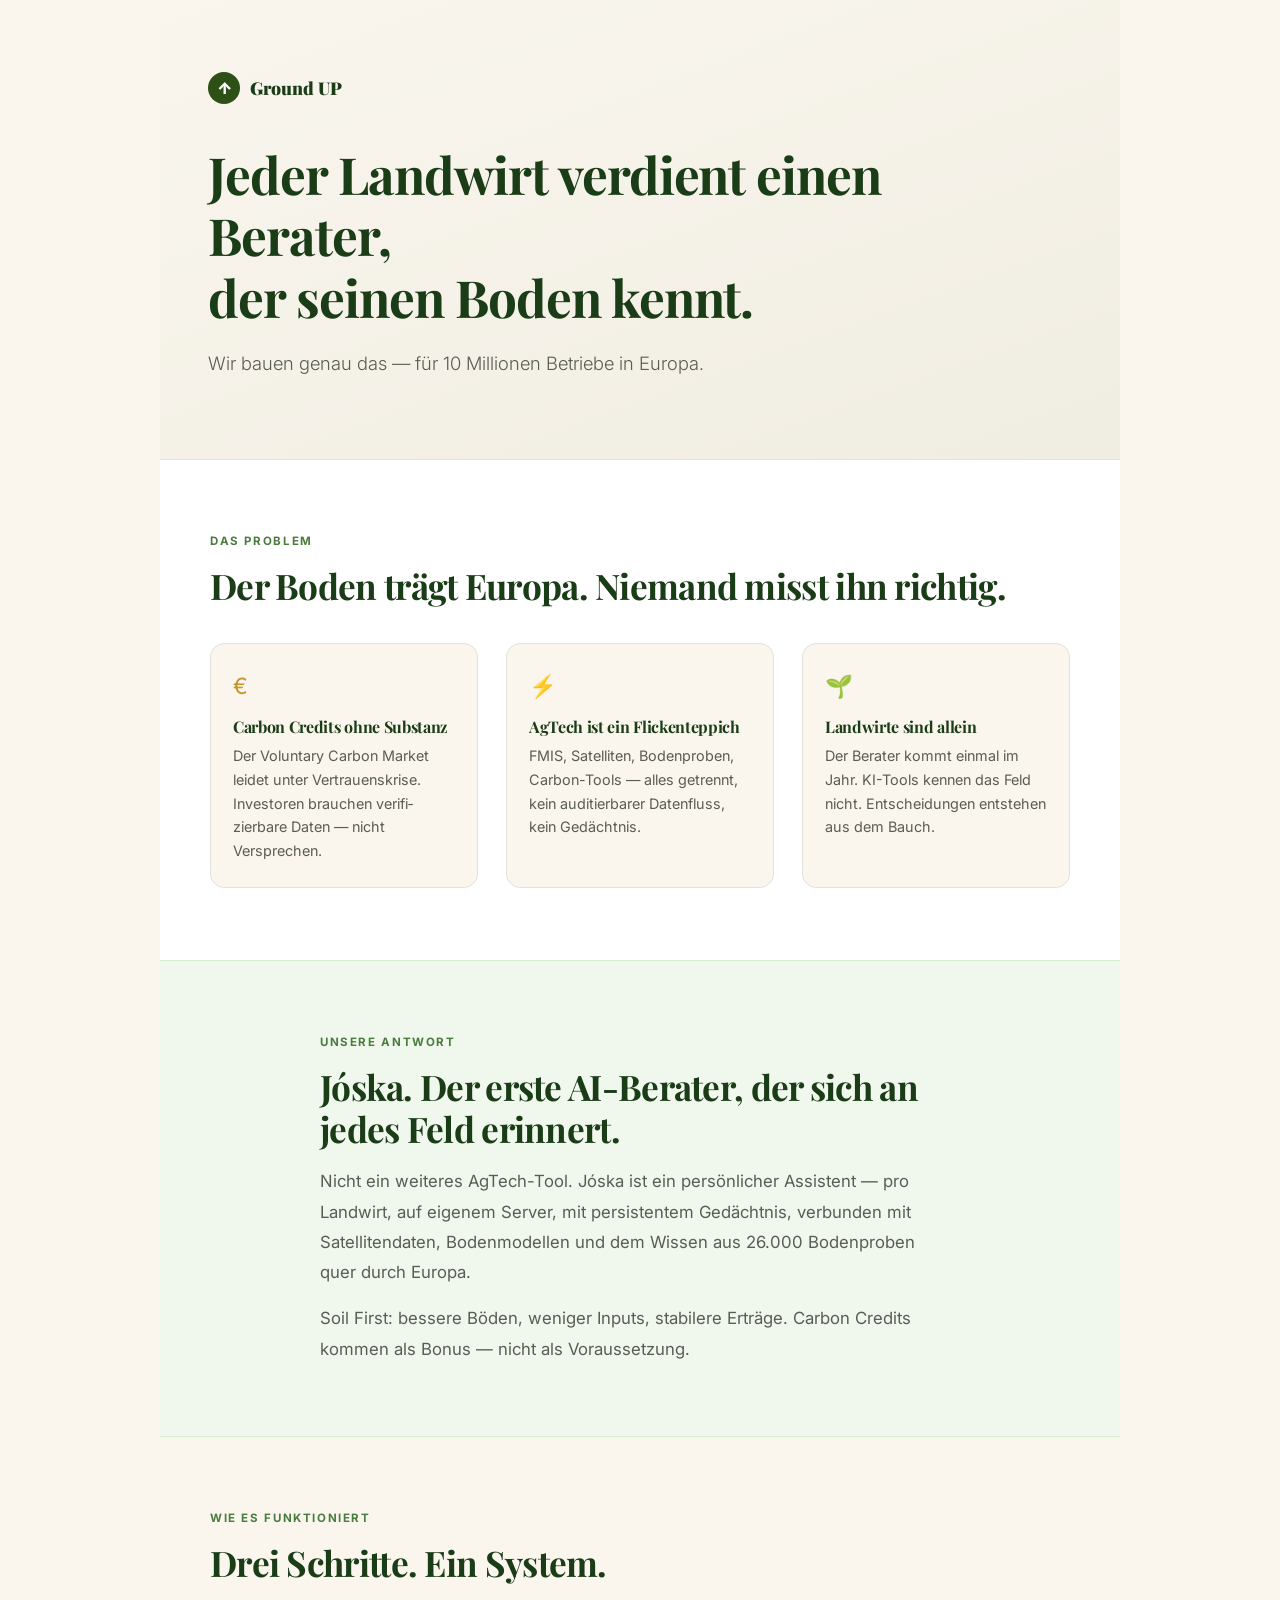
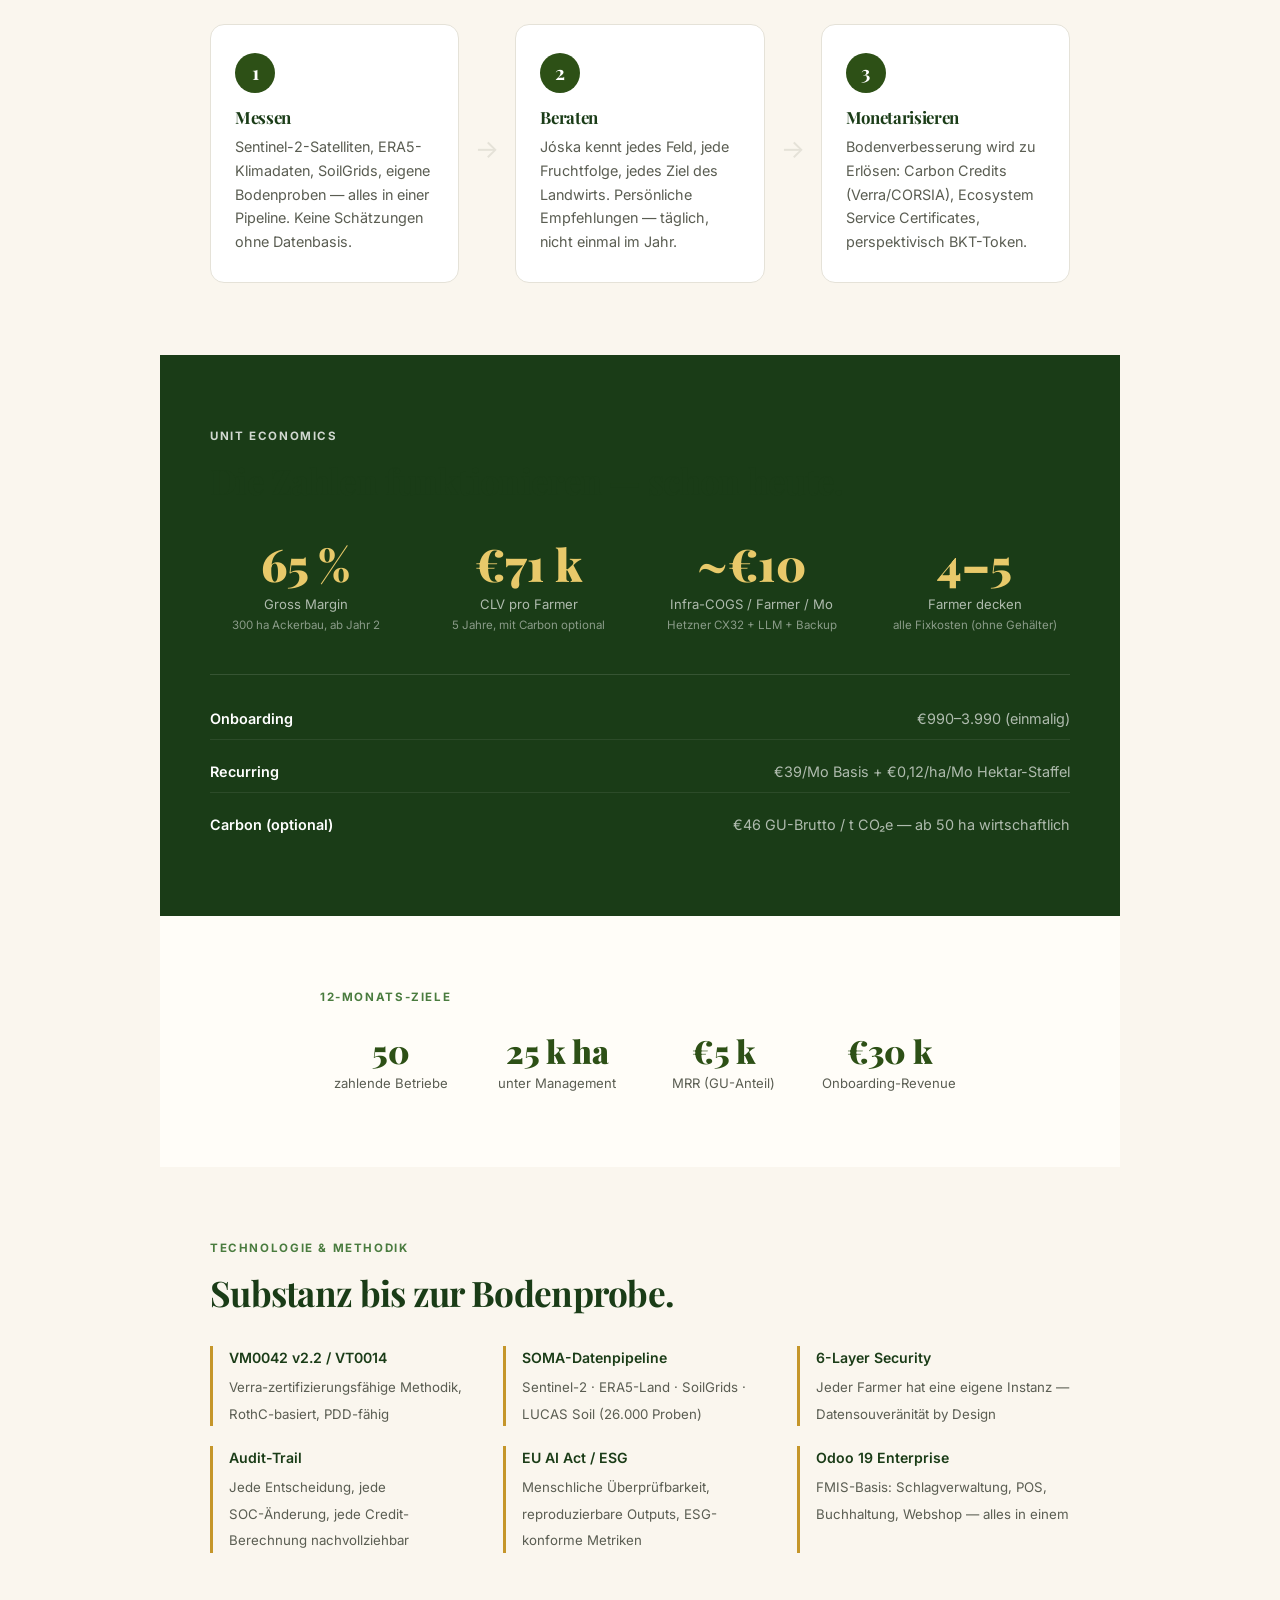
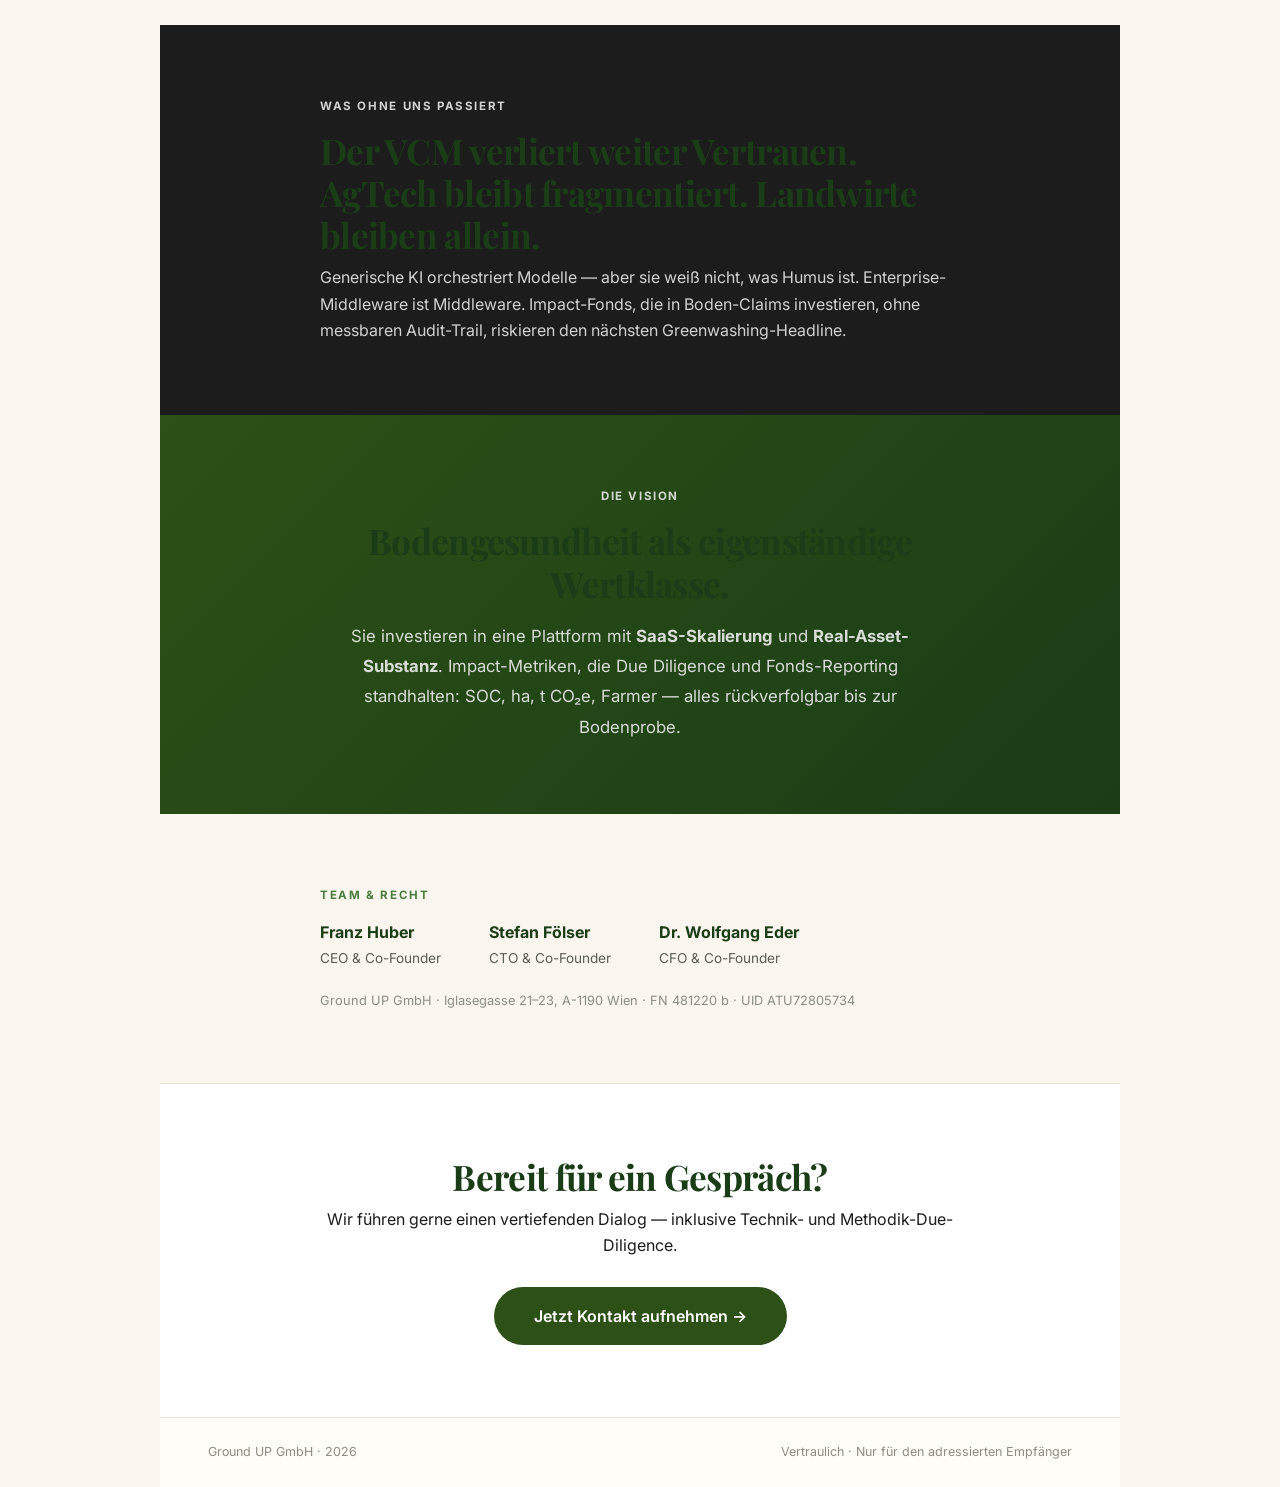
<file: index.html>
<!DOCTYPE html>
<html lang="de">
<head>
    <meta charset="UTF-8">
    <meta name="viewport" content="width=device-width, initial-scale=1.0">
    <title>Ground UP — Investoren-Pitch 2026</title>
    <link rel="stylesheet" href="style.css">
</head>
<body>

<div class="pitch">

    <!-- HERO -->
    <header class="hero">
        <div class="logo">
            <div class="logo-mark">↑</div>
            Ground UP
        </div>
        <h1>Jeder Landwirt verdient einen Berater,<br>der seinen Boden kennt.</h1>
        <p class="sub">Wir bauen genau das — für 10 Millionen Betriebe in Europa.</p>
    </header>

    <!-- PROBLEM -->
    <section class="block block-problem">
        <div class="inner">
            <p class="label">Das Problem</p>
            <h2>Der Boden trägt Europa. Niemand misst ihn richtig.</h2>
            <div class="three-col">
                <div class="col">
                    <div class="col-icon">€</div>
                    <h4>Carbon Credits ohne Substanz</h4>
                    <p>Der Voluntary Carbon Market leidet unter Vertrauenskrise. Investoren brauchen verifi­zierbare Daten — nicht Versprechen.</p>
                </div>
                <div class="col">
                    <div class="col-icon">⚡</div>
                    <h4>AgTech ist ein Flickenteppich</h4>
                    <p>FMIS, Satelliten, Bodenproben, Carbon-Tools — alles getrennt, kein auditierbarer Datenfluss, kein Gedächtnis.</p>
                </div>
                <div class="col">
                    <div class="col-icon">🌱</div>
                    <h4>Landwirte sind allein</h4>
                    <p>Der Berater kommt einmal im Jahr. KI-Tools kennen das Feld nicht. Entscheidungen entstehen aus dem Bauch.</p>
                </div>
            </div>
        </div>
    </section>

    <!-- GUIDE -->
    <section class="block block-guide">
        <div class="inner inner-narrow">
            <p class="label">Unsere Antwort</p>
            <h2>Jóska. Der erste AI-Berater, der sich an jedes Feld erinnert.</h2>
            <p class="lead">Nicht ein weiteres AgTech-Tool. Jóska ist ein persönlicher Assistent — pro Landwirt, auf eigenem Server, mit persistentem Gedächtnis, verbunden mit Satellitendaten, Bodenmodellen und dem Wissen aus 26.000 Bodenproben quer durch Europa.</p>
            <p class="lead">Soil First: bessere Böden, weniger Inputs, stabilere Erträge. Carbon Credits kommen als Bonus — nicht als Voraussetzung.</p>
        </div>
    </section>

    <!-- PLAN -->
    <section class="block">
        <div class="inner">
            <p class="label">Wie es funktioniert</p>
            <h2>Drei Schritte. Ein System.</h2>
            <div class="steps">
                <div class="step">
                    <div class="step-num">1</div>
                    <h4>Messen</h4>
                    <p>Sentinel-2-Satelliten, ERA5-Klimadaten, SoilGrids, eigene Bodenproben — alles in einer Pipeline. Keine Schätzungen ohne Datenbasis.</p>
                </div>
                <div class="step-arrow">→</div>
                <div class="step">
                    <div class="step-num">2</div>
                    <h4>Beraten</h4>
                    <p>Jóska kennt jedes Feld, jede Fruchtfolge, jedes Ziel des Landwirts. Persönliche Empfehlungen — täglich, nicht einmal im Jahr.</p>
                </div>
                <div class="step-arrow">→</div>
                <div class="step">
                    <div class="step-num">3</div>
                    <h4>Monetarisieren</h4>
                    <p>Bodenverbesserung wird zu Erlösen: Carbon Credits (Verra/CORSIA), Ecosystem Service Certificates, perspektivisch BKT-Token.</p>
                </div>
            </div>
        </div>
    </section>

    <!-- NUMBERS -->
    <section class="block block-dark">
        <div class="inner">
            <p class="label label-light">Unit Economics</p>
            <h2 class="light">Die Zahlen funktionieren — schon heute.</h2>
            <div class="stats">
                <div class="stat">
                    <div class="stat-num">65 %</div>
                    <div class="stat-label">Gross Margin<br><small>300 ha Ackerbau, ab Jahr 2</small></div>
                </div>
                <div class="stat">
                    <div class="stat-num">€71 k</div>
                    <div class="stat-label">CLV pro Farmer<br><small>5 Jahre, mit Carbon optional</small></div>
                </div>
                <div class="stat">
                    <div class="stat-num">~€10</div>
                    <div class="stat-label">Infra-COGS / Farmer / Mo<br><small>Hetzner CX32 + LLM + Backup</small></div>
                </div>
                <div class="stat">
                    <div class="stat-num">4–5</div>
                    <div class="stat-label">Farmer decken<br><small>alle Fixkosten (ohne Gehälter)</small></div>
                </div>
            </div>
            <div class="revenue-structure">
                <div class="rev-item">
                    <strong>Onboarding</strong>
                    <span>€990–3.990 (einmalig)</span>
                </div>
                <div class="rev-item">
                    <strong>Recurring</strong>
                    <span>€39/Mo Basis + €0,12/ha/Mo Hektar-Staffel</span>
                </div>
                <div class="rev-item">
                    <strong>Carbon (optional)</strong>
                    <span>€46 GU-Brutto / t CO₂e — ab 50 ha wirtschaftlich</span>
                </div>
            </div>
        </div>
    </section>

    <!-- 12-MONTH TARGETS -->
    <section class="block block-alt">
        <div class="inner inner-narrow">
            <p class="label">12-Monats-Ziele</p>
            <div class="target-row">
                <div class="target">
                    <div class="target-val">50</div>
                    <div class="target-desc">zahlende Betriebe</div>
                </div>
                <div class="target">
                    <div class="target-val">25 k ha</div>
                    <div class="target-desc">unter Management</div>
                </div>
                <div class="target">
                    <div class="target-val">€5 k</div>
                    <div class="target-desc">MRR (GU-Anteil)</div>
                </div>
                <div class="target">
                    <div class="target-val">€30 k</div>
                    <div class="target-desc">Onboarding-Revenue</div>
                </div>
            </div>
        </div>
    </section>

    <!-- AUTHORITY / TECH -->
    <section class="block">
        <div class="inner">
            <p class="label">Technologie &amp; Methodik</p>
            <h2>Substanz bis zur Bodenprobe.</h2>
            <div class="authority-grid">
                <div class="auth-item">
                    <strong>VM0042 v2.2 / VT0014</strong>
                    <span>Verra-zertifizierungsfähige Methodik, RothC-basiert, PDD-fähig</span>
                </div>
                <div class="auth-item">
                    <strong>SOMA-Datenpipeline</strong>
                    <span>Sentinel-2 · ERA5-Land · SoilGrids · LUCAS Soil (26.000 Proben)</span>
                </div>
                <div class="auth-item">
                    <strong>6-Layer Security</strong>
                    <span>Jeder Farmer hat eine eigene Instanz — Datensouveränität by Design</span>
                </div>
                <div class="auth-item">
                    <strong>Audit-Trail</strong>
                    <span>Jede Entscheidung, jede SOC-Änderung, jede Credit-Berechnung nachvollziehbar</span>
                </div>
                <div class="auth-item">
                    <strong>EU AI Act / ESG</strong>
                    <span>Menschliche Überprüfbarkeit, reproduzierbare Outputs, ESG-konforme Metriken</span>
                </div>
                <div class="auth-item">
                    <strong>Odoo 19 Enterprise</strong>
                    <span>FMIS-Basis: Schlagverwaltung, POS, Buchhaltung, Webshop — alles in einem</span>
                </div>
            </div>
        </div>
    </section>

    <!-- FAILURE -->
    <section class="block block-failure">
        <div class="inner inner-narrow">
            <p class="label">Was ohne uns passiert</p>
            <h2>Der VCM verliert weiter Vertrauen. AgTech bleibt fragmentiert. Landwirte bleiben allein.</h2>
            <p>Generische KI orchestriert Modelle — aber sie weiß nicht, was Humus ist. Enterprise-Middleware ist Middleware. Impact-Fonds, die in Boden-Claims investieren, ohne messbaren Audit-Trail, riskieren den nächsten Greenwashing-Headline.</p>
        </div>
    </section>

    <!-- SUCCESS / VISION -->
    <section class="block block-green">
        <div class="inner inner-narrow text-center">
            <p class="label label-light">Die Vision</p>
            <h2 class="light">Bodengesundheit als eigenständige Wertklasse.</h2>
            <p class="lead light">Sie investieren in eine Plattform mit <strong>SaaS-Skalierung</strong> und <strong>Real-Asset-Substanz</strong>. Impact-Metriken, die Due Diligence und Fonds-Reporting standhalten: SOC, ha, t CO₂e, Farmer — alles rückverfolgbar bis zur Bodenprobe.</p>
        </div>
    </section>

    <!-- TEAM -->
    <section class="block">
        <div class="inner inner-narrow">
            <p class="label">Team &amp; Recht</p>
            <div class="team-row">
                <div class="team-member">
                    <strong>Franz Huber</strong>
                    <span>CEO &amp; Co-Founder</span>
                </div>
                <div class="team-member">
                    <strong>Stefan Fölser</strong>
                    <span>CTO &amp; Co-Founder</span>
                </div>
                <div class="team-member">
                    <strong>Dr. Wolfgang Eder</strong>
                    <span>CFO &amp; Co-Founder</span>
                </div>
            </div>
            <p class="legal">Ground UP GmbH · Iglasegasse 21–23, A-1190 Wien · FN 481220 b · UID ATU72805734</p>
        </div>
    </section>

    <!-- CTA -->
    <section class="block block-cta">
        <div class="inner inner-narrow text-center">
            <h2>Bereit für ein Gespräch?</h2>
            <p>Wir führen gerne einen vertiefenden Dialog — inklusive Technik- und Methodik-Due-Diligence.</p>
            <a href="mailto:" class="cta-btn">Jetzt Kontakt aufnehmen →</a>
        </div>
    </section>

    <footer class="pitch-footer">
        <span>Ground UP GmbH · 2026</span>
        <span>Vertraulich · Nur für den adressierten Empfänger</span>
    </footer>

</div>

<script>
document.addEventListener('scroll', () => {
    document.querySelectorAll('.reveal').forEach(el => {
        if (el.getBoundingClientRect().top < window.innerHeight * 0.88) {
            el.classList.add('visible');
        }
    });
});
</script>
</body>
</html>
</file>
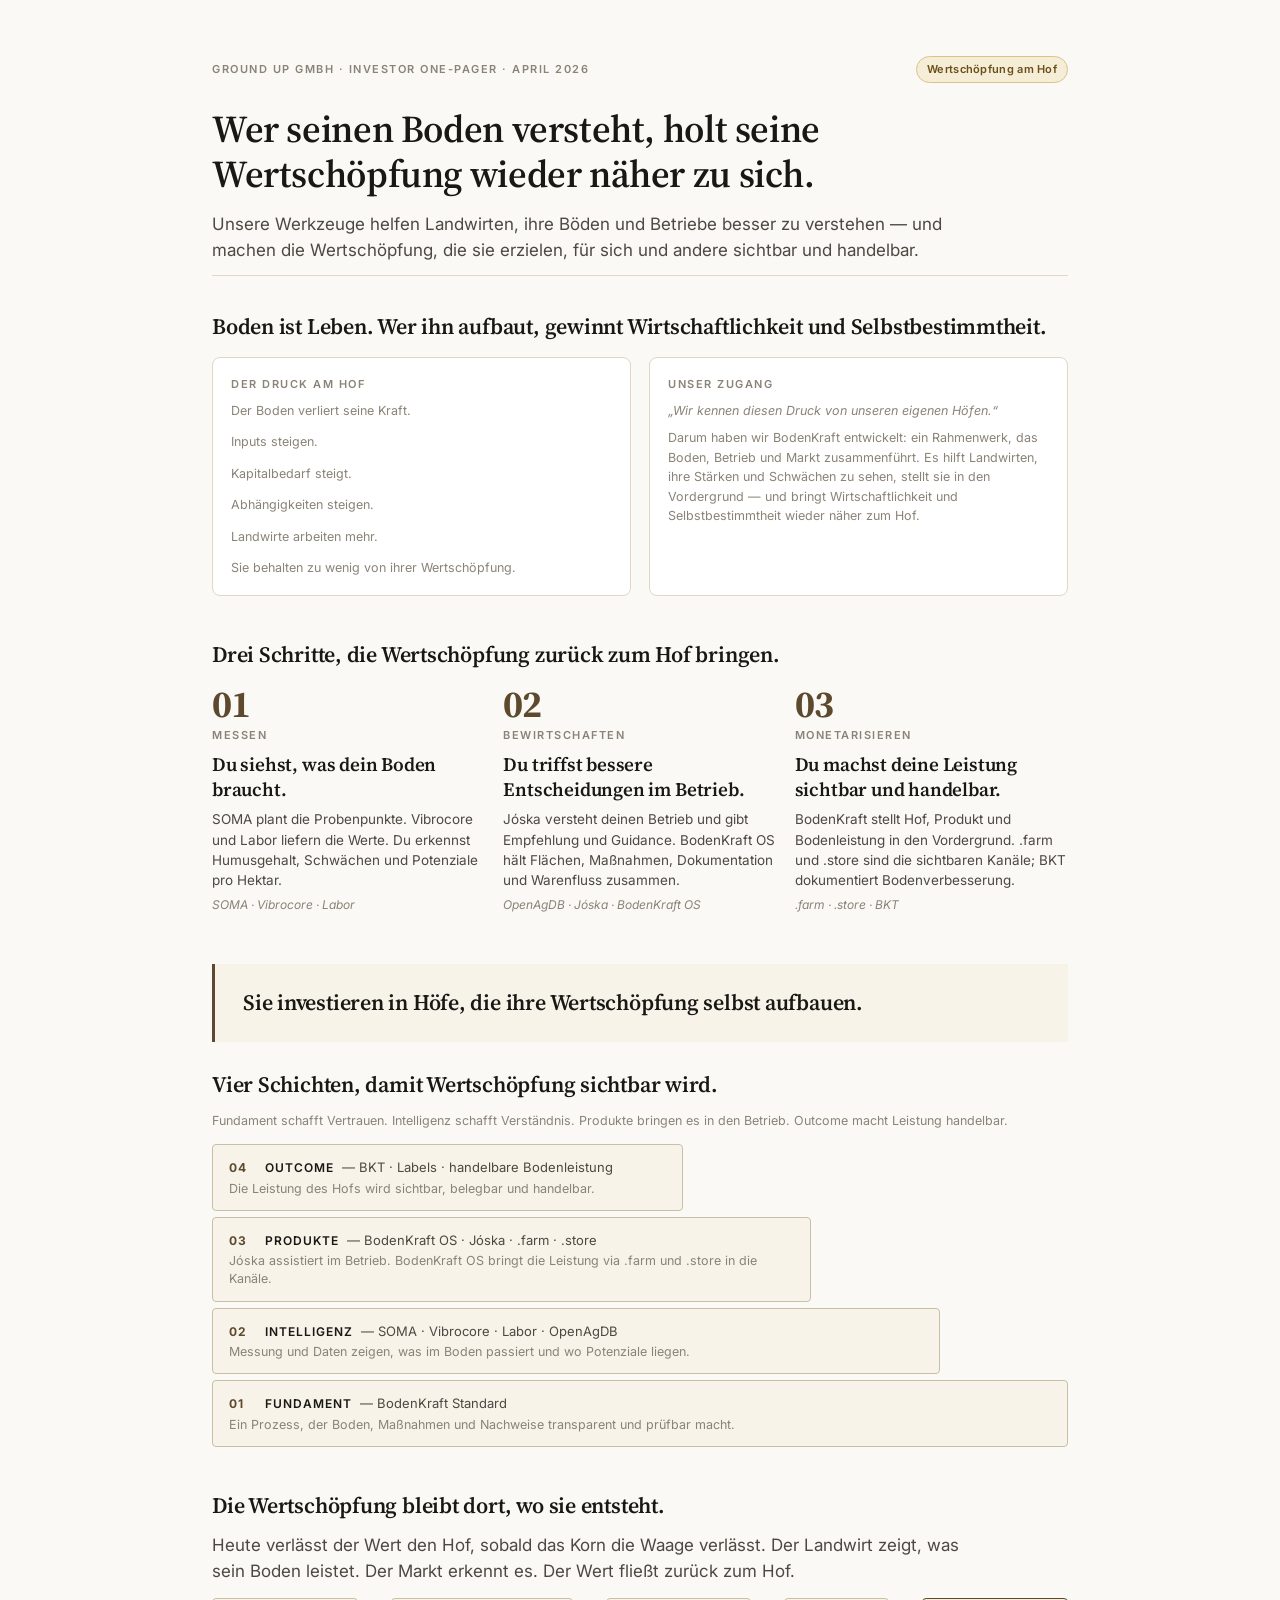
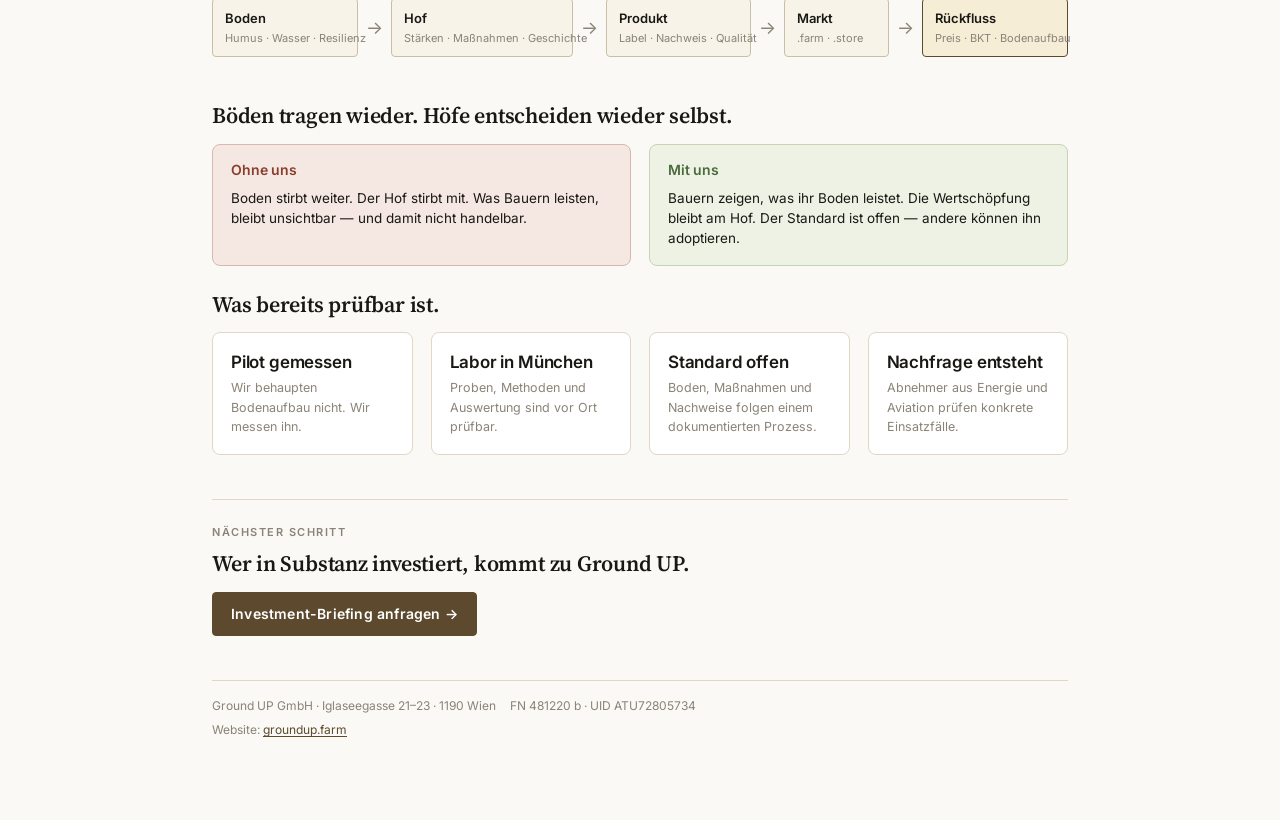
<file: storybrand.html>
<!DOCTYPE html>
<html lang="de">
<head>
  <meta charset="UTF-8">
  <meta name="viewport" content="width=device-width, initial-scale=1">
  <title>Ground UP &mdash; Investor One-Pager</title>
  <meta name="description" content="Ground UP GmbH: Wer seinen Boden versteht, holt seine Wertschoepfung wieder naeher zu sich. Werkzeuge, die Landwirten helfen, ihre Boeden und Betriebe besser zu verstehen - und die Wertschoepfung, die sie erzielen, fuer sich und andere sichtbar und handelbar zu machen.">
  <meta property="og:title" content="Ground UP - Investor One-Pager">
  <meta property="og:description" content="Werkzeuge fuer Landwirte, die ihre Bodengesundheit aufbauen - und die Wertschoepfung naeher zum Hof holen.">
  <meta property="og:type" content="website">
  <link rel="preconnect" href="https://fonts.googleapis.com">
  <link rel="preconnect" href="https://fonts.gstatic.com" crossorigin>
  <link href="https://fonts.googleapis.com/css2?family=Inter:wght@400;500;600;700&family=Source+Serif+4:opsz,wght@8..60,500;8..60,600;8..60,700&family=JetBrains+Mono:wght@400;500&display=swap" rel="stylesheet">
  <style>
    :root {
      --bg: #faf9f5;
      --surface: #f3efe4;
      --surface-soft: #f7f3e9;
      --ink: #1a1815;
      --ink-2: #4d4842;
      --ink-3: #8a8377;
      --ink-4: #b8b1a2;
      --accent: #5d4a2e;
      --accent-soft: #8a6d3f;
      --gold: #b08838;
      --line: #e0d8c4;
      --line-strong: #c9bfa6;
      --success: #4a6b3a;
      --success-bg: #eef2e5;
      --danger: #8a3d2e;
      --danger-bg: #f5e8e2;
      --info: #2e5878;
      --info-bg: #e6edf3;
      --radius: 4px;
      --radius-lg: 8px;
      --maxw: 920px;
    }

    * { box-sizing: border-box; }
    html, body { margin: 0; padding: 0; }

    body {
      font-family: 'Inter', -apple-system, BlinkMacSystemFont, sans-serif;
      font-size: 15px;
      line-height: 1.55;
      color: var(--ink);
      background: var(--bg);
      -webkit-font-smoothing: antialiased;
      -moz-osx-font-smoothing: grayscale;
    }

    main.page {
      max-width: var(--maxw);
      margin: 0 auto;
      padding: 56px 32px 80px;
    }

    section { margin-bottom: 44px; }
    section.tight { margin-bottom: 28px; }

    h1, h2, h3 { font-family: 'Source Serif 4', Georgia, serif; font-weight: 600; color: var(--ink); margin: 0; letter-spacing: -0.01em; }
    h1 { font-size: 38px; line-height: 1.18; margin-bottom: 14px; }
    h2 { font-size: 22px; line-height: 1.3; margin-bottom: 12px; }
    h3 { font-size: 17px; line-height: 1.35; margin-bottom: 6px; font-family: 'Inter', sans-serif; font-weight: 600; }
    p { margin: 0 0 12px; }
    p:last-child { margin-bottom: 0; }
    em { font-style: italic; color: var(--ink-2); }
    strong { font-weight: 600; color: var(--ink); }
    code { font-family: 'JetBrains Mono', SFMono-Regular, Menlo, monospace; font-size: 0.88em; background: var(--surface); padding: 1px 5px; border-radius: 3px; color: var(--ink-2); }
    a { color: var(--accent); text-decoration: underline; text-decoration-thickness: 1px; text-underline-offset: 2px; }
    a:hover { color: var(--accent-soft); }

    .meta {
      font-size: 11px;
      letter-spacing: 1.5px;
      text-transform: uppercase;
      color: var(--ink-3);
      font-weight: 600;
    }
    .lead {
      font-size: 17px;
      color: var(--ink-2);
      line-height: 1.55;
      max-width: 760px;
    }

    header.hero { padding-bottom: 12px; border-bottom: 1px solid var(--line); margin-bottom: 36px; }
    header.hero .top-row { display: flex; justify-content: space-between; align-items: center; gap: 16px; margin-bottom: 24px; flex-wrap: wrap; }
    .pill { display: inline-block; font-size: 11px; font-weight: 600; padding: 4px 10px; border-radius: 999px; background: var(--surface); color: var(--accent); border: 1px solid var(--line-strong); letter-spacing: 0.3px; }
    .pill.gold { background: #f5edd6; border-color: #d8c388; color: #6b4f1a; }
    .pill.success { background: var(--success-bg); border-color: #c5d4b3; color: var(--success); }
    .pill.danger { background: var(--danger-bg); border-color: #d8b8ad; color: var(--danger); }
    .pill.info { background: var(--info-bg); border-color: #b8c8d4; color: var(--info); }

    .grid-3 { display: grid; grid-template-columns: repeat(3, minmax(0, 1fr)); gap: 18px; }
    .grid-2 { display: grid; grid-template-columns: 1fr 1fr; gap: 18px; }
    .grid-4 { display: grid; grid-template-columns: repeat(4, minmax(0, 1fr)); gap: 18px; }
    .grid-cta { display: grid; grid-template-columns: 2fr 1fr; gap: 28px; align-items: center; }

    .card { background: #fff; border: 1px solid var(--line); border-radius: var(--radius-lg); padding: 18px; }
    .card-label { font-size: 11px; letter-spacing: 1.5px; text-transform: uppercase; color: var(--ink-3); margin-bottom: 8px; font-weight: 600; }
    .card h3 { margin-bottom: 4px; }

    .plan-step { padding-top: 4px; }
    .plan-step .num { font-family: 'Source Serif 4', Georgia, serif; font-size: 38px; font-weight: 700; color: var(--accent); line-height: 1; letter-spacing: -1px; margin-bottom: 4px; }
    .plan-step .step-tag { font-size: 11px; font-weight: 600; color: var(--ink-3); letter-spacing: 1.5px; text-transform: uppercase; margin-bottom: 8px; }
    .plan-step h3 { font-family: 'Source Serif 4', Georgia, serif; font-size: 19px; font-weight: 600; color: var(--ink); line-height: 1.3; margin-bottom: 8px; letter-spacing: -0.01em; }
    .plan-step p { font-size: 13.5px; color: var(--ink-2); line-height: 1.5; margin-bottom: 6px; }
    .plan-step .tools { font-size: 12px; color: var(--ink-3); font-style: italic; margin-top: 2px; }

    .pull { margin: 28px 0; padding: 24px 28px; border-left: 3px solid var(--accent); background: var(--surface-soft); }
    .pull p { font-family: 'Source Serif 4', Georgia, serif; font-size: 22px; line-height: 1.35; color: var(--ink); font-weight: 600; letter-spacing: -0.01em; margin: 0; }
    @media print { .pull { padding: 14px 18px; margin: 14px 0; } .pull p { font-size: 13pt; } }

    .stack-row { display: flex; align-items: stretch; gap: 14px; margin-bottom: 6px; }
    .stack-bar { padding: 12px 16px; border: 1px solid var(--line-strong); background: var(--surface-soft); border-radius: var(--radius); display: flex; flex-direction: column; justify-content: center; min-height: 64px; }
    .stack-bar .head { display: flex; flex-wrap: wrap; align-items: baseline; gap: 8px; margin-bottom: 2px; }
    .stack-bar .tier { font-size: 12px; font-weight: 700; color: var(--accent); letter-spacing: 1px; min-width: 28px; }
    .stack-bar .label { font-size: 12px; font-weight: 600; text-transform: uppercase; letter-spacing: 1px; color: var(--ink); }
    .stack-bar .title { font-size: 13px; color: var(--ink-2); }
    .stack-bar .sub { font-size: 12.5px; color: var(--ink-3); line-height: 1.45; }
    .stack-meta { flex: 1; min-width: 0; display: flex; flex-direction: column; justify-content: center; gap: 4px; }
    .stack-meta .repo { font-family: 'JetBrains Mono', monospace; font-size: 11px; color: var(--ink-3); white-space: nowrap; overflow: hidden; text-overflow: ellipsis; }

    .chain { display: flex; flex-wrap: wrap; align-items: stretch; gap: 8px; margin: 14px 0 16px; }
    .chain-step { flex: 0 0 auto; padding: 10px 14px; border: 1px solid var(--line-strong); background: var(--surface-soft); border-radius: var(--radius); display: flex; flex-direction: column; gap: 2px; min-width: 0; }
    .chain-step.highlight { border-color: var(--accent); background: #f5edd6; }
    .chain-step .name { font-size: 13px; font-weight: 600; color: var(--ink); }
    .chain-step .tools { font-size: 12px; color: var(--ink-3); }
    .chain-arrow { display: flex; align-items: center; color: var(--ink-3); font-size: 18px; flex: 0 0 auto; }
    .value-chain .chain {
      display: grid;
      grid-template-columns: minmax(0, 1fr) auto minmax(0, 1.25fr) auto minmax(0, 1fr) auto minmax(0, 0.72fr) auto minmax(0, 1fr);
      align-items: stretch;
    }
    .value-chain .chain-step { width: 100%; padding: 9px 12px; }
    .value-chain .chain-step .tools { font-size: 11px; white-space: nowrap; }

    .callout { padding: 16px 18px; border: 1px solid; border-radius: var(--radius-lg); }
    .callout h3 { font-size: 14px; margin-bottom: 8px; font-weight: 600; }
    .callout p { font-size: 13.5px; margin-bottom: 6px; line-height: 1.5; }
    .callout p:last-child { margin-bottom: 0; }
    .callout.danger { background: var(--danger-bg); border-color: #d8b8ad; }
    .callout.danger h3 { color: var(--danger); }
    .callout.success { background: var(--success-bg); border-color: #c5d4b3; }
    .callout.success h3 { color: var(--success); }
    .callout.info { background: var(--info-bg); border-color: #b8c8d4; }
    .callout.info h3 { color: var(--info); }
    .callout.warm { background: #f5edd6; border-color: #d8c388; }
    .callout.warm h3 { color: #6b4f1a; }

    .stat { padding: 12px 4px; }
    .stat .v { font-family: 'Source Serif 4', Georgia, serif; font-size: 26px; font-weight: 700; color: var(--ink); line-height: 1.1; letter-spacing: -0.5px; }
    .stat .v.success { color: var(--success); }
    .stat .v.info { color: var(--info); }
    .stat .l { font-size: 12px; color: var(--ink-3); margin-top: 4px; }

    table { width: 100%; border-collapse: collapse; border: 1px solid var(--line); border-radius: var(--radius-lg); overflow: hidden; font-size: 13.5px; }
    th, td { padding: 10px 14px; text-align: left; border-bottom: 1px solid var(--line); }
    th { background: var(--surface); font-weight: 600; font-size: 12px; text-transform: uppercase; letter-spacing: 0.5px; color: var(--ink-2); }
    tr:last-child td { border-bottom: 0; }
    tr.t-success td { background: var(--success-bg); }
    tr.t-info td { background: var(--info-bg); }
    td.num { text-align: right; font-variant-numeric: tabular-nums; }

    .small { font-size: 12.5px; color: var(--ink-3); }
    .small.italic { font-style: italic; }

    .btn { display: inline-block; padding: 10px 18px; background: var(--accent); color: #fff !important; text-decoration: none; border-radius: var(--radius); font-weight: 600; font-size: 14px; letter-spacing: 0.2px; border: 1px solid var(--accent); transition: background 0.15s ease; }
    .btn:hover { background: var(--accent-soft); border-color: var(--accent-soft); color: #fff !important; }


    footer { margin-top: 36px; padding-top: 16px; border-top: 1px solid var(--line); font-size: 12px; color: var(--ink-3); display: flex; flex-direction: column; gap: 6px; }
    footer .row { display: flex; flex-wrap: wrap; gap: 14px; }
    footer code { font-size: 11.5px; background: transparent; padding: 0; color: var(--ink-3); }

    hr.divider { border: 0; border-top: 1px solid var(--line); margin: 24px 0; }

    @media (max-width: 720px) {
      main.page { padding: 32px 20px 48px; }
      h1 { font-size: 28px; }
      h2 { font-size: 19px; }
      .grid-3, .grid-2, .grid-4, .grid-cta { grid-template-columns: 1fr; }
      .stack-row { flex-direction: column; gap: 6px; }
      .stack-bar { width: 100% !important; }
      .stack-meta { flex-direction: row; align-items: center; gap: 10px; }
      .value-chain .chain { display: flex; flex-direction: column; }
      .value-chain .chain-step { width: auto; }
      .value-chain .chain-step .tools { white-space: normal; }
      .chain { flex-direction: column; }
      .chain-arrow { transform: rotate(90deg); }
    }

    @page { size: A4; margin: 14mm; }
    @media print {
      :root { --bg: #fff; --surface: #f5f1e8; }
      body { font-size: 10pt; line-height: 1.4; background: #fff; }
      main.page { padding: 0; max-width: none; }
      header.hero { margin-bottom: 16px; padding-bottom: 8px; }
      h1 { font-size: 22pt; margin-bottom: 8px; }
      h2 { font-size: 13pt; margin-bottom: 6px; }
      h3 { font-size: 11pt; }
      section { margin-bottom: 16px; page-break-inside: avoid; }
      .card, .callout, .stack-bar, .chain-step { page-break-inside: avoid; }
      .plan-step .num { font-size: 24pt; }
      .stat .v { font-size: 18pt; }
      .lead { font-size: 11pt; }
      .grid-3, .grid-2, .grid-4 { gap: 12px; }
      a { color: var(--ink); text-decoration: none; }
      footer { font-size: 9pt; }
      .no-print { display: none; }
    }
  </style>
</head>
<body>
  <main class="page">

    <header class="hero">
      <div class="top-row">
        <span class="meta">Ground UP GmbH &middot; Investor One-Pager &middot; April 2026</span>
        <span class="pill gold">Wertsch&ouml;pfung am Hof</span>
      </div>
      <h1>Wer seinen Boden versteht, holt seine Wertsch&ouml;pfung wieder n&auml;her zu sich.</h1>
      <p class="lead">Unsere Werkzeuge helfen Landwirten, ihre B&ouml;den und Betriebe besser zu verstehen &mdash; und machen die Wertsch&ouml;pfung, die sie erzielen, f&uuml;r sich und andere sichtbar und handelbar.</p>
    </header>

    <section class="story">
      <h2>Boden ist Leben. Wer ihn aufbaut, gewinnt Wirtschaftlichkeit und Selbstbestimmtheit.</h2>
      <div class="grid-2" style="margin-top: 16px;">
        <div class="card">
          <div class="card-label">Der Druck am Hof</div>
          <p class="small">Der Boden verliert seine Kraft.</p>
          <p class="small">Inputs steigen.</p>
          <p class="small">Kapitalbedarf steigt.</p>
          <p class="small">Abh&auml;ngigkeiten steigen.</p>
          <p class="small">Landwirte arbeiten mehr.</p>
          <p class="small">Sie behalten zu wenig von ihrer Wertsch&ouml;pfung.</p>
        </div>
        <div class="card">
          <div class="card-label">Unser Zugang</div>
          <p class="small italic" style="margin-bottom: 8px;">&bdquo;Wir kennen diesen Druck von unseren eigenen H&ouml;fen.&ldquo;</p>
          <p class="small">Darum haben wir BodenKraft entwickelt: ein Rahmenwerk, das Boden, Betrieb und Markt zusammenf&uuml;hrt. Es hilft Landwirten, ihre St&auml;rken und Schw&auml;chen zu sehen, stellt sie in den Vordergrund &mdash; und bringt Wirtschaftlichkeit und Selbstbestimmtheit wieder n&auml;her zum Hof.</p>
        </div>
      </div>
    </section>

    <section class="plan">
      <h2>Drei Schritte, die Wertsch&ouml;pfung zur&uuml;ck zum Hof bringen.</h2>
      <div class="grid-3">
        <div class="plan-step">
          <div class="num">01</div>
          <div class="step-tag">Messen</div>
          <h3>Du siehst, was dein Boden braucht.</h3>
          <p>SOMA plant die Probenpunkte. Vibrocore und Labor liefern die Werte. Du erkennst Humusgehalt, Schw&auml;chen und Potenziale pro Hektar.</p>
          <p class="tools">SOMA &middot; Vibrocore &middot; Labor</p>
        </div>
        <div class="plan-step">
          <div class="num">02</div>
          <div class="step-tag">Bewirtschaften</div>
          <h3>Du triffst bessere Entscheidungen im Betrieb.</h3>
          <p>J&oacute;ska versteht deinen Betrieb und gibt Empfehlung und Guidance. BodenKraft OS h&auml;lt Fl&auml;chen, Ma&szlig;nahmen, Dokumentation und Warenfluss zusammen.</p>
          <p class="tools">OpenAgDB &middot; J&oacute;ska &middot; BodenKraft OS</p>
        </div>
        <div class="plan-step">
          <div class="num">03</div>
          <div class="step-tag">Monetarisieren</div>
          <h3>Du machst deine Leistung sichtbar und handelbar.</h3>
          <p>BodenKraft stellt Hof, Produkt und Bodenleistung in den Vordergrund. .farm und .store sind die sichtbaren Kan&auml;le; BKT dokumentiert Bodenverbesserung.</p>
          <p class="tools">.farm &middot; .store &middot; BKT</p>
        </div>
      </div>
    </section>

    <div class="pull">
      <p>Sie investieren in H&ouml;fe, die ihre Wertsch&ouml;pfung selbst aufbauen.</p>
    </div>

    <section class="stack">
      <h2>Vier Schichten, damit Wertsch&ouml;pfung sichtbar wird.</h2>
      <p class="small">Fundament schafft Vertrauen. Intelligenz schafft Verst&auml;ndnis. Produkte bringen es in den Betrieb. Outcome macht Leistung handelbar.</p>

      <div style="margin-top: 14px;">
        <div class="stack-row">
          <div class="stack-bar" style="width: 55%;">
            <div class="head">
              <span class="tier">04</span>
              <span class="label">Outcome</span>
              <span class="title">&mdash; BKT &middot; Labels &middot; handelbare Bodenleistung</span>
            </div>
            <div class="sub">Die Leistung des Hofs wird sichtbar, belegbar und handelbar.</div>
          </div>
        </div>
        <div class="stack-row">
          <div class="stack-bar" style="width: 70%;">
            <div class="head">
              <span class="tier">03</span>
              <span class="label">Produkte</span>
              <span class="title">&mdash; BodenKraft OS &middot; J&oacute;ska &middot; .farm &middot; .store</span>
            </div>
            <div class="sub">J&oacute;ska assistiert im Betrieb. BodenKraft OS bringt die Leistung via .farm und .store in die Kan&auml;le.</div>
          </div>
        </div>
        <div class="stack-row">
          <div class="stack-bar" style="width: 85%;">
            <div class="head">
              <span class="tier">02</span>
              <span class="label">Intelligenz</span>
              <span class="title">&mdash; SOMA &middot; Vibrocore &middot; Labor &middot; OpenAgDB</span>
            </div>
            <div class="sub">Messung und Daten zeigen, was im Boden passiert und wo Potenziale liegen.</div>
          </div>
        </div>
        <div class="stack-row">
          <div class="stack-bar" style="width: 100%;">
            <div class="head">
              <span class="tier">01</span>
              <span class="label">Fundament</span>
              <span class="title">&mdash; BodenKraft Standard</span>
            </div>
            <div class="sub">Ein Prozess, der Boden, Ma&szlig;nahmen und Nachweise transparent und pr&uuml;fbar macht.</div>
          </div>
        </div>
      </div>
    </section>

    <section class="value-chain">
      <h2>Die Wertsch&ouml;pfung bleibt dort, wo sie entsteht.</h2>
      <p class="lead">Heute verl&auml;sst der Wert den Hof, sobald das Korn die Waage verl&auml;sst. Der Landwirt zeigt, was sein Boden leistet. Der Markt erkennt es. Der Wert flie&szlig;t zur&uuml;ck zum Hof.</p>

      <div class="chain">
        <div class="chain-step"><div class="name">Boden</div><div class="tools">Humus &middot; Wasser &middot; Resilienz</div></div>
        <div class="chain-arrow">&rarr;</div>
        <div class="chain-step"><div class="name">Hof</div><div class="tools">St&auml;rken &middot; Ma&szlig;nahmen &middot; Geschichte</div></div>
        <div class="chain-arrow">&rarr;</div>
        <div class="chain-step"><div class="name">Produkt</div><div class="tools">Label &middot; Nachweis &middot; Qualit&auml;t</div></div>
        <div class="chain-arrow">&rarr;</div>
        <div class="chain-step"><div class="name">Markt</div><div class="tools">.farm &middot; .store</div></div>
        <div class="chain-arrow">&rarr;</div>
        <div class="chain-step highlight"><div class="name">R&uuml;ckfluss</div><div class="tools">Preis &middot; BKT &middot; Bodenaufbau</div></div>
      </div>
    </section>

    <section class="stakes">
      <h2>B&ouml;den tragen wieder. H&ouml;fe entscheiden wieder selbst.</h2>
      <div class="grid-2" style="margin-top: 14px;">
        <div class="callout danger">
          <h3>Ohne uns</h3>
          <p>Boden stirbt weiter. Der Hof stirbt mit. Was Bauern leisten, bleibt unsichtbar &mdash; und damit nicht handelbar.</p>
        </div>
        <div class="callout success">
          <h3>Mit uns</h3>
          <p>Bauern zeigen, was ihr Boden leistet. Die Wertsch&ouml;pfung bleibt am Hof. Der Standard ist offen &mdash; andere k&ouml;nnen ihn adoptieren.</p>
        </div>
      </div>

      <h2 style="margin-top: 24px;">Was bereits pr&uuml;fbar ist.</h2>
      <div class="grid-4" style="margin-top: 14px;">
        <div class="card">
          <h3>Pilot gemessen</h3>
          <p class="small">Wir behaupten Bodenaufbau nicht. Wir messen ihn.</p>
        </div>
        <div class="card">
          <h3>Labor in M&uuml;nchen</h3>
          <p class="small">Proben, Methoden und Auswertung sind vor Ort pr&uuml;fbar.</p>
        </div>
        <div class="card">
          <h3>Standard offen</h3>
          <p class="small">Boden, Ma&szlig;nahmen und Nachweise folgen einem dokumentierten Prozess.</p>
        </div>
        <div class="card">
          <h3>Nachfrage entsteht</h3>
          <p class="small">Abnehmer aus Energie und Aviation pr&uuml;fen konkrete Einsatzf&auml;lle.</p>
        </div>
      </div>
    </section>

    <hr class="divider">

    <section class="cta">
      <div>
        <div>
          <div class="meta">N&auml;chster Schritt</div>
          <h2 style="margin-top: 8px;">Wer in Substanz investiert, kommt zu Ground UP.</h2>
          <p style="margin-top: 14px;">
            <a href="mailto:franz@groundup.farm?subject=Termsheet-Briefing%20%E2%80%94%20Ground%20UP" class="btn no-print">Investment-Briefing anfragen &rarr;</a>
          </p>
        </div>
      </div>
    </section>

    <footer>
      <div class="row">
        <span>Ground UP GmbH &middot; Iglaseegasse 21&ndash;23 &middot; 1190 Wien</span>
        <span>FN 481220 b &middot; UID ATU72805734</span>
      </div>
      <div class="row">
        <span>Website: <a href="https://groundup.farm">groundup.farm</a></span>
      </div>
    </footer>

  </main>
</body>
</html>
</file>
<file: style.css>
/* Ground UP — Investor Pitch 2026
   Standalone, self-contained, print-ready. */

@import url('https://fonts.googleapis.com/css2?family=Playfair+Display:wght@400;700;900&family=Inter:wght@300;400;500;600;700&display=swap');

*, *::before, *::after { margin: 0; padding: 0; box-sizing: border-box; }

:root {
    --earth-dark: #1a3c17;
    --forest:     #2d5016;
    --sage:       #4a7c3f;
    --gold:       #c5962a;
    --gold-light: #e8c96a;
    --cream:      #faf6ee;
    --warm-white: #fffdf8;
    --card:       #ffffff;
    --text:       #1c1c1c;
    --muted:      #5a5d52;
    --light:      #8a8d82;
    --border:     #e5e2d8;
    --radius:     14px;
}

html { scroll-behavior: smooth; }

body {
    font-family: 'Inter', -apple-system, sans-serif;
    background: var(--cream);
    color: var(--text);
    line-height: 1.65;
    -webkit-font-smoothing: antialiased;
}

h1, h2, h3, h4 {
    font-family: 'Playfair Display', Georgia, serif;
    line-height: 1.2;
    letter-spacing: -0.02em;
}

/* ── Pitch wrapper ── */
.pitch { max-width: 960px; margin: 0 auto; }

/* ── Hero ── */
.hero {
    padding: 72px 48px 80px;
    background: linear-gradient(160deg, var(--cream) 0%, #f0ede2 100%);
    border-bottom: 1px solid var(--border);
}

.logo {
    display: flex;
    align-items: center;
    gap: 10px;
    font-family: 'Playfair Display', serif;
    font-size: 1.1em;
    font-weight: 900;
    color: var(--earth-dark);
    margin-bottom: 40px;
}

.logo-mark {
    width: 32px; height: 32px;
    background: var(--forest);
    border-radius: 50%;
    display: flex; align-items: center; justify-content: center;
    color: white; font-size: 16px; font-family: 'Inter', sans-serif;
}

.hero h1 {
    font-size: clamp(2rem, 4.5vw, 3.2rem);
    color: var(--earth-dark);
    max-width: 680px;
    margin-bottom: 20px;
}

.hero .sub {
    font-size: 1.15em;
    color: var(--muted);
    max-width: 500px;
    font-weight: 300;
}

/* ── Blocks ── */
.block { padding: 72px 48px; }

.block-alt { background: var(--warm-white); }

.block-problem { background: var(--card); }

.block-guide {
    background: #f0f7ed;
    border-top: 1px solid #d8ecce;
    border-bottom: 1px solid #d8ecce;
}

.block-dark {
    background: var(--earth-dark);
    color: white;
}

.block-failure {
    background: #1c1c1c;
    color: white;
}

.block-green {
    background: linear-gradient(135deg, var(--forest) 0%, var(--earth-dark) 100%);
    color: white;
}

.block-cta {
    background: var(--card);
    border-top: 1px solid var(--border);
}

.inner { max-width: 860px; margin: 0 auto; }
.inner-narrow { max-width: 640px; margin: 0 auto; }
.text-center { text-align: center; }

/* ── Labels ── */
.label {
    font-family: 'Inter', sans-serif;
    font-size: 0.72em;
    font-weight: 700;
    letter-spacing: 0.14em;
    text-transform: uppercase;
    color: var(--sage);
    margin-bottom: 14px;
    display: block;
}

.label-light { color: var(--gold-light); }

/* ── Headings in dark sections ── */
h2.light, .block-dark h2, .block-failure h2, .block-green h2 { color: white; }

.block-dark p, .block-failure p, .block-green p { color: rgba(255,255,255,0.8); }

/* ── Lead paragraph ── */
.lead {
    font-size: 1.05em;
    color: var(--muted);
    line-height: 1.8;
    max-width: 620px;
    margin-top: 16px;
}

.lead.light { color: rgba(255,255,255,0.82); }

/* ── Section h2 ── */
.block h2 {
    font-size: clamp(1.6rem, 3vw, 2.2rem);
    color: var(--earth-dark);
    margin-bottom: 8px;
}

/* ── Three columns (problem) ── */
.three-col {
    display: grid;
    grid-template-columns: repeat(3, 1fr);
    gap: 28px;
    margin-top: 36px;
}

.col {
    background: var(--cream);
    border: 1px solid var(--border);
    border-radius: var(--radius);
    padding: 24px 22px;
}

.col-icon {
    font-size: 1.4em;
    margin-bottom: 12px;
    color: var(--gold);
}

.col h4 {
    font-size: 1em;
    margin-bottom: 8px;
    color: var(--earth-dark);
}

.col p {
    font-size: 0.9em;
    color: var(--muted);
    line-height: 1.65;
}

/* ── Steps ── */
.steps {
    display: flex;
    align-items: flex-start;
    gap: 16px;
    margin-top: 40px;
}

.step {
    flex: 1;
    background: var(--card);
    border: 1px solid var(--border);
    border-radius: var(--radius);
    padding: 28px 24px;
}

.step-num {
    width: 40px; height: 40px;
    background: var(--forest);
    color: white;
    border-radius: 50%;
    display: flex; align-items: center; justify-content: center;
    font-family: 'Playfair Display', serif;
    font-size: 1.2em;
    font-weight: 700;
    margin-bottom: 14px;
}

.step h4 {
    font-size: 1.05em;
    margin-bottom: 8px;
    color: var(--earth-dark);
}

.step p { font-size: 0.9em; color: var(--muted); }

.step-arrow {
    font-size: 1.6em;
    color: var(--border);
    align-self: center;
    flex-shrink: 0;
    margin-top: -8px;
}

/* ── Stats (dark) ── */
.stats {
    display: grid;
    grid-template-columns: repeat(4, 1fr);
    gap: 32px;
    margin-top: 40px;
    margin-bottom: 40px;
}

.stat { text-align: center; }

.stat-num {
    font-family: 'Playfair Display', serif;
    font-size: 2.8em;
    font-weight: 900;
    color: var(--gold-light);
    line-height: 1;
    margin-bottom: 8px;
}

.stat-label { font-size: 0.82em; color: rgba(255,255,255,0.65); line-height: 1.5; }
.stat-label small { font-size: 0.88em; display: block; opacity: 0.75; margin-top: 2px; }

/* ── Revenue structure ── */
.revenue-structure {
    border-top: 1px solid rgba(255,255,255,0.12);
    padding-top: 24px;
    display: flex;
    flex-direction: column;
    gap: 12px;
}

.rev-item {
    display: flex;
    justify-content: space-between;
    font-size: 0.9em;
    padding: 8px 0;
    border-bottom: 1px solid rgba(255,255,255,0.08);
    color: rgba(255,255,255,0.85);
}

.rev-item:last-child { border-bottom: none; }
.rev-item strong { color: white; font-weight: 600; }
.rev-item span { color: rgba(255,255,255,0.65); }

/* ── Target row ── */
.target-row {
    display: grid;
    grid-template-columns: repeat(4, 1fr);
    gap: 24px;
    margin-top: 28px;
    text-align: center;
}

.target-val {
    font-family: 'Playfair Display', serif;
    font-size: 2em;
    font-weight: 900;
    color: var(--forest);
    line-height: 1;
    margin-bottom: 6px;
}

.target-desc {
    font-size: 0.82em;
    color: var(--muted);
}

/* ── Authority grid ── */
.authority-grid {
    display: grid;
    grid-template-columns: repeat(3, 1fr);
    gap: 20px;
    margin-top: 32px;
}

.auth-item {
    border-left: 3px solid var(--gold);
    padding: 0 0 0 16px;
}

.auth-item strong {
    display: block;
    font-size: 0.88em;
    font-weight: 600;
    color: var(--earth-dark);
    margin-bottom: 4px;
}

.auth-item span { font-size: 0.83em; color: var(--muted); line-height: 1.55; }

/* ── Team ── */
.team-row {
    display: flex;
    gap: 48px;
    margin-bottom: 20px;
}

.team-member {
    display: flex;
    flex-direction: column;
    gap: 2px;
}

.team-member strong { font-size: 1em; color: var(--earth-dark); }
.team-member span { font-size: 0.85em; color: var(--muted); }

.legal {
    font-size: 0.8em;
    color: var(--light);
    margin-top: 8px;
}

/* ── CTA ── */
.cta-btn {
    display: inline-block;
    margin-top: 28px;
    padding: 16px 40px;
    background: var(--forest);
    color: white;
    border-radius: 100px;
    font-family: 'Inter', sans-serif;
    font-weight: 600;
    font-size: 1em;
    text-decoration: none;
    transition: background 0.2s, transform 0.2s;
}

.cta-btn:hover {
    background: var(--earth-dark);
    transform: translateY(-2px);
}

/* ── Footer ── */
.pitch-footer {
    padding: 24px 48px;
    display: flex;
    justify-content: space-between;
    font-size: 0.78em;
    color: var(--light);
    border-top: 1px solid var(--border);
    background: var(--warm-white);
}

/* ── Print ── */
@media print {
    body { background: white; }
    .pitch { max-width: 100%; }
    .block { padding: 40px 32px; break-inside: avoid; }
    .hero { padding: 40px 32px; }
    .cta-btn { display: none; }
}

/* ── Responsive ── */
@media (max-width: 800px) {
    .hero, .block { padding: 48px 24px; }
    .three-col { grid-template-columns: 1fr; }
    .steps { flex-direction: column; }
    .step-arrow { transform: rotate(90deg); align-self: center; }
    .stats { grid-template-columns: repeat(2, 1fr); }
    .target-row { grid-template-columns: repeat(2, 1fr); }
    .authority-grid { grid-template-columns: 1fr; }
    .revenue-structure { gap: 8px; }
    .pitch-footer { flex-direction: column; gap: 6px; }
}

@media (max-width: 500px) {
    .stats { grid-template-columns: 1fr 1fr; gap: 20px; }
    .stat-num { font-size: 2em; }
}
</file>
